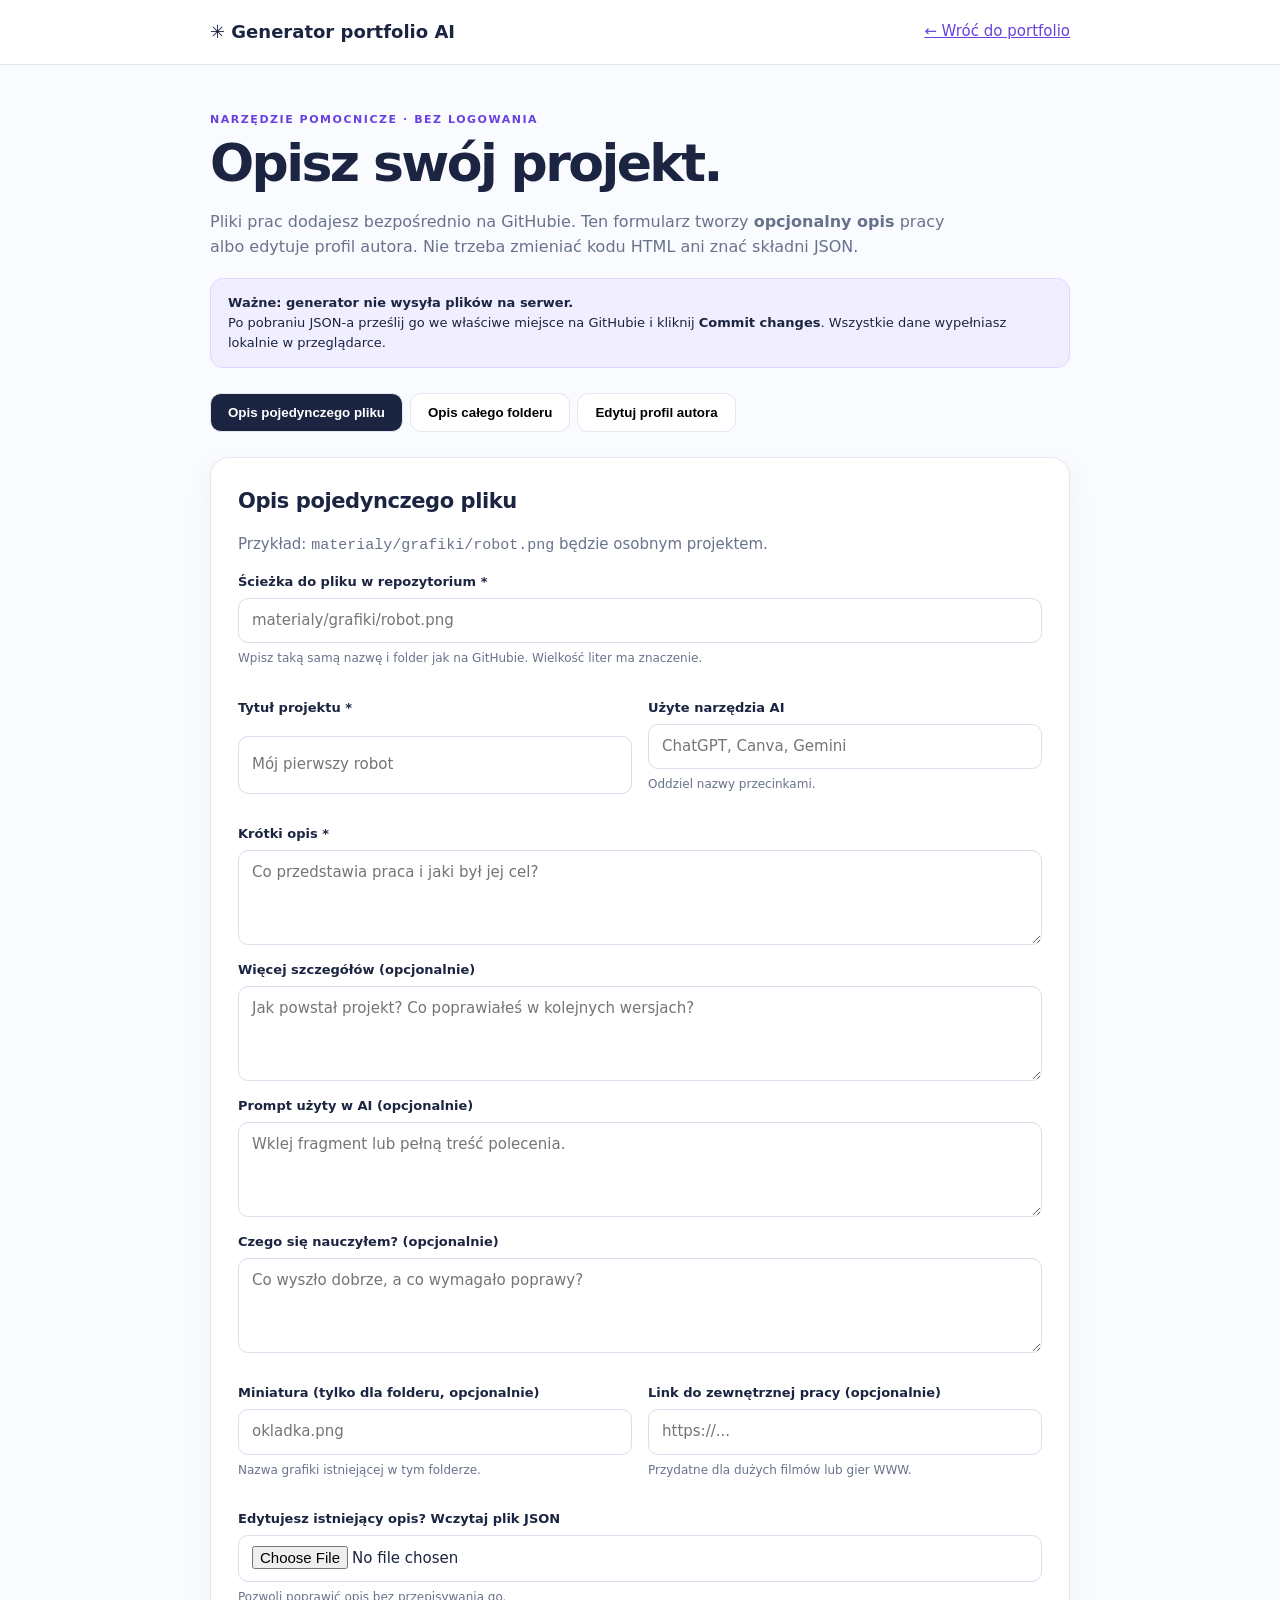
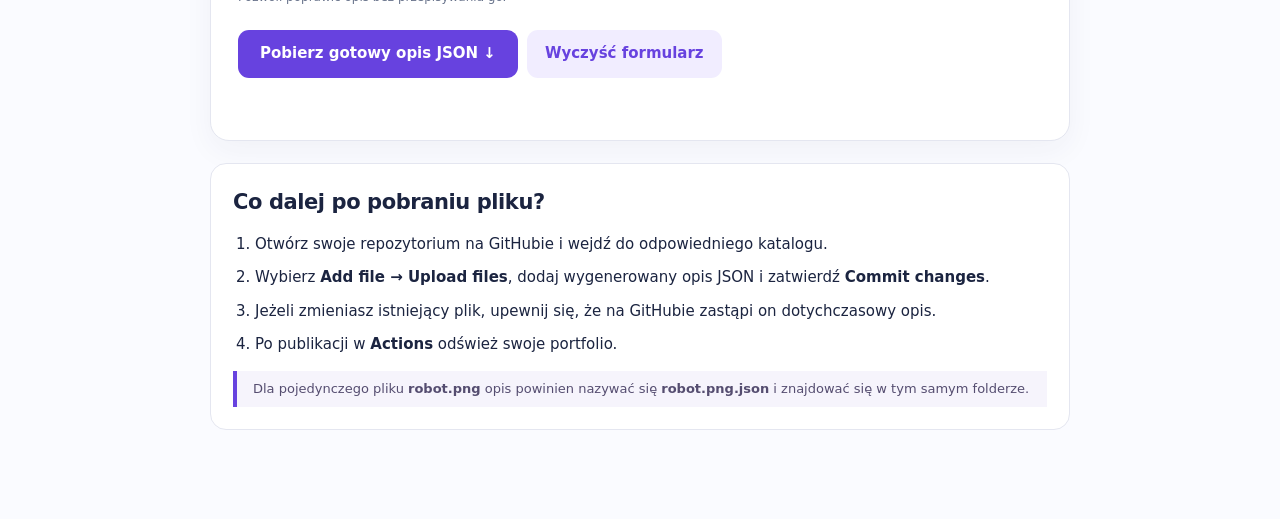
<file: generator/index.html>
<!doctype html>
<html lang="pl"><head><meta charset="utf-8"><meta name="viewport" content="width=device-width, initial-scale=1"><title>Generator wpisów — Moje portfolio AI</title>
<style>
:root{--bg:#fafbff;--ink:#1b2440;--muted:#68738b;--purple:#6742df;--line:#e4e6f0;--pale:#f1edff}*{box-sizing:border-box}body{font:15px/1.55 system-ui,-apple-system,'Segoe UI',sans-serif;background:var(--bg);color:var(--ink);margin:0}a{color:var(--purple)}.wrap{width:min(860px,calc(100% - 30px));margin:auto}.top{background:white;border-bottom:1px solid var(--line);padding:18px 0}.top .wrap{display:flex;justify-content:space-between;gap:10px;align-items:center;flex-wrap:wrap}.brand{font-weight:780;font-size:18px}main{padding:42px 0 90px}h1{font-size:clamp(33px,5vw,52px);letter-spacing:-.05em;margin:4px 0 7px;line-height:1.15}h2{font-size:21px;margin:0 0 14px;letter-spacing:-.02em}.eyebrow{font-size:11px;letter-spacing:.14em;color:var(--purple);text-transform:uppercase;font-weight:750}.muted{color:var(--muted)}.intro{font-size:16px;color:var(--muted);max-width:740px}.tabs{display:flex;flex-wrap:wrap;gap:7px;margin:25px 0}.tabs button{padding:11px 17px;border:1px solid var(--line);border-radius:11px;background:white;font-weight:650;cursor:pointer}.tabs button[aria-pressed=true]{background:var(--ink);color:white}.panel{background:white;border:1px solid var(--line);border-radius:19px;padding:27px;box-shadow:0 10px 30px #2b23530c}.grid{display:grid;grid-template-columns:repeat(2,minmax(0,1fr));gap:16px}.field{display:grid;gap:6px;margin:15px 0}.field label{font-size:13px;font-weight:730}.field small{font-size:12px;color:var(--muted)}input,textarea,select{width:100%;font:inherit;border:1px solid #d9deec;border-radius:10px;background:#fff;color:var(--ink);padding:10px 13px;outline:none}input:focus,textarea:focus,select:focus{border-color:var(--purple);box-shadow:0 0 0 3px #6742df15}textarea{min-height:95px;resize:vertical}.buttons{display:flex;gap:9px;flex-wrap:wrap;margin-top:24px}button.primary{background:var(--purple);color:white;border:0;border-radius:11px;padding:12px 22px;font:inherit;font-weight:750;cursor:pointer}button.ghost{background:var(--pale);color:var(--purple);border:0;border-radius:11px;padding:12px 18px;font:inherit;font-weight:750;cursor:pointer}.notice{background:#f1efff;border:1px solid #ded6ff;border-radius:13px;padding:14px 17px;margin:18px 0;font-size:13px}.notice strong{display:block}.status{min-height:20px;font-weight:650;margin-top:15px;font-size:13px}.error{color:#a53534}.success{color:#246c50}.steps{background:white;border:1px solid var(--line);border-radius:16px;padding:22px;margin-top:22px}.steps ol{padding-left:22px}.steps li{margin-bottom:10px}.file-ref{font:13px/1.5 ui-monospace,Consolas,monospace;word-break:break-all;padding:8px 12px;background:#f2f0f9;border-radius:7px}.hidden{display:none!important}.step-target{color:var(--purple);font-weight:700}.help{border-left:4px solid var(--purple);padding:8px 16px;background:#f6f4fc;margin-top:10px;color:#554d70;font-size:13px}.toggle-row{display:flex;gap:12px;align-items:center}.toggle-row input{width:auto}@media(max-width:640px){.grid{grid-template-columns:1fr}.panel{padding:18px}main{padding-top:25px}.tabs button{flex:1;font-size:12px;padding:10px}}
</style>
</head><body>
<header class="top"><div class="wrap"><div class="brand">✳ Generator portfolio AI</div><a href="../">← Wróć do portfolio</a></div></header>
<main class="wrap"><span class="eyebrow">Narzędzie pomocnicze · Bez logowania</span><h1>Opisz swój projekt.</h1><p class="intro">Pliki prac dodajesz bezpośrednio na GitHubie. Ten formularz tworzy <b>opcjonalny opis</b> pracy albo edytuje profil autora. Nie trzeba zmieniać kodu HTML ani znać składni JSON.</p>
<div class="notice"><strong>Ważne: generator nie wysyła plików na serwer.</strong> Po pobraniu JSON-a prześlij go we właściwe miejsce na GitHubie i kliknij <b>Commit changes</b>. Wszystkie dane wypełniasz lokalnie w przeglądarce.</div>
<div class="tabs" role="group" aria-label="Rodzaj formularza"><button id="tab-single" aria-pressed="true" type="button">Opis pojedynczego pliku</button><button id="tab-group" aria-pressed="false" type="button">Opis całego folderu</button><button id="tab-profile" aria-pressed="false" type="button">Edytuj profil autora</button></div>
<section class="panel" id="project-panel"><h2 id="project-heading">Opis pojedynczego pliku</h2><p class="muted" id="project-hint">Przykład: <code>materialy/grafiki/robot.png</code> będzie osobnym projektem.</p>
<div class="field"><label for="filepath" id="filepath-label">Ścieżka do pliku w repozytorium *</label><input id="filepath" placeholder="materialy/grafiki/robot.png" spellcheck="false" required><small id="filepath-help">Wpisz taką samą nazwę i folder jak na GitHubie. Wielkość liter ma znaczenie.</small></div>
<div class="grid"><div class="field"><label for="title">Tytuł projektu *</label><input id="title" placeholder="Mój pierwszy robot"></div><div class="field"><label for="tools">Użyte narzędzia AI</label><input id="tools" placeholder="ChatGPT, Canva, Gemini"><small>Oddziel nazwy przecinkami.</small></div></div>
<div class="field"><label for="description">Krótki opis *</label><textarea id="description" placeholder="Co przedstawia praca i jaki był jej cel?"></textarea></div>
<div class="field"><label for="details">Więcej szczegółów (opcjonalnie)</label><textarea id="details" placeholder="Jak powstał projekt? Co poprawiałeś w kolejnych wersjach?"></textarea></div>
<div class="field"><label for="prompt">Prompt użyty w AI (opcjonalnie)</label><textarea id="prompt" placeholder="Wklej fragment lub pełną treść polecenia."></textarea></div>
<div class="field"><label for="reflection">Czego się nauczyłem? (opcjonalnie)</label><textarea id="reflection" placeholder="Co wyszło dobrze, a co wymagało poprawy?"></textarea></div>
<div class="grid"><div class="field"><label for="thumbnail">Miniatura (tylko dla folderu, opcjonalnie)</label><input id="thumbnail" placeholder="okladka.png"><small>Nazwa grafiki istniejącej w tym folderze.</small></div><div class="field"><label for="link">Link do zewnętrznej pracy (opcjonalnie)</label><input id="link" type="url" placeholder="https://..." ><small>Przydatne dla dużych filmów lub gier WWW.</small></div></div>
<div class="field"><label for="import-project">Edytujesz istniejący opis? Wczytaj plik JSON</label><input id="import-project" type="file" accept=".json,application/json"><small>Pozwoli poprawić opis bez przepisywania go.</small></div>
<div class="buttons"><button id="download-project" type="button" class="primary">Pobierz gotowy opis JSON ↓</button><button id="clear-project" type="button" class="ghost">Wyczyść formularz</button></div>
<div id="project-status" class="status" role="status" aria-live="polite"></div>
</section>
<section class="panel hidden" id="profile-panel"><h2>Edytuj profil autora</h2><p class="muted">Po zapisaniu pobierzesz nowy <code>profil.json</code>. Wgraj go do głównego katalogu repozytorium, zastępując poprzedni.</p>
<div class="field"><label for="import-profile">Wczytaj istniejący profil (opcjonalnie)</label><input type="file" accept=".json,application/json" id="import-profile"></div>
<div class="grid"><div class="field"><label for="profile-name">Imię, nazwisko lub pseudonim *</label><input id="profile-name" placeholder="Jan Kowalski"></div><div class="field"><label for="profile-course">Kierunek kształcenia</label><input id="profile-course" placeholder="Technik informatyk"></div></div>
<div class="field"><label for="profile-short">Powitanie na górze strony</label><textarea id="profile-short" placeholder="Tworzę, testuję i rozwijam swoje projekty..." ></textarea></div>
<div class="field"><label for="profile-bio">O mnie</label><textarea id="profile-bio" placeholder="Moje zainteresowania, szkoła, pasje..." ></textarea></div>
<div class="field"><label for="profile-picture">Ścieżka do zdjęcia autora (opcjonalnie)</label><input id="profile-picture" placeholder="assets/moje-zdjecie.jpg"><small>Najpierw prześlij zdjęcie na GitHuba, następnie wpisz jego ścieżkę.</small></div>
<div class="grid"><div class="field"><label for="profile-interests">Zainteresowania</label><textarea id="profile-interests" placeholder="Informatyka&#10;Druk 3D&#10;Fotografia"></textarea><small>Jedna pozycja w każdym wierszu.</small></div><div class="field"><label for="profile-skills">Umiejętności zdobywane na kursie</label><textarea id="profile-skills" placeholder="Prompty&#10;Tworzenie grafik&#10;Generowanie animacji"></textarea><small>Jedna pozycja w każdym wierszu.</small></div></div>
<div class="field"><label for="profile-skills-intro">Wstęp do sekcji umiejętności</label><textarea id="profile-skills-intro"></textarea></div>
<div class="grid"><div class="field"><label for="profile-github">Publiczny adres GitHub (opcjonalnie)</label><input id="profile-github" placeholder="https://github.com/moj-login"></div><div class="field"><label for="profile-email">E-mail (opcjonalnie, będzie publiczny)</label><input id="profile-email" type="email" placeholder=""></div></div>
<div class="buttons"><button id="download-profile" type="button" class="primary">Pobierz profil.json ↓</button></div><div class="status" id="profile-status" role="status" aria-live="polite"></div></section>
<section class="steps"><h2>Co dalej po pobraniu pliku?</h2><ol><li>Otwórz swoje repozytorium na GitHubie i wejdź do odpowiedniego katalogu.</li><li>Wybierz <b>Add file → Upload files</b>, dodaj wygenerowany opis JSON i zatwierdź <b>Commit changes</b>.</li><li>Jeżeli zmieniasz istniejący plik, upewnij się, że na GitHubie zastąpi on dotychczasowy opis.</li><li>Po publikacji w <b>Actions</b> odśwież swoje portfolio.</li></ol><div class="help" id="target-info">Dla pojedynczego pliku <b>robot.png</b> opis powinien nazywać się <b>robot.png.json</b> i znajdować się w tym samym folderze.</div></section>
</main>
<script>
const $=id=>document.getElementById(id);
let mode='single';
function switchMode(next){mode=next;['single','group','profile'].forEach(n=>$('tab-'+n).setAttribute('aria-pressed',String(n===next)));$('project-panel').classList.toggle('hidden',next==='profile');$('profile-panel').classList.toggle('hidden',next!=='profile');$('project-heading').textContent=next==='group'?'Opis całego folderu':'Opis pojedynczego pliku';$('project-hint').innerHTML=next==='group'?'Przykład: folder <code>materialy/komiksy/moj-komiks/</code> to jedna praca z wieloma załącznikami.':'Przykład: <code>materialy/grafiki/robot.png</code> to samodzielny projekt.';$('filepath-label').textContent=next==='group'?'Ścieżka do folderu projektu w repozytorium *':'Ścieżka do pliku w repozytorium *';$('filepath').placeholder=next==='group'?'materialy/komiksy/moj-komiks':'materialy/grafiki/robot.png';$('target-info').textContent=next==='profile'?'Prześlij plik profil.json do głównego katalogu repozytorium.':next==='group'?'Dla folderu opis zawsze nazywa się projekt.json i trafia do folderu projektu.':'Dla pojedynczego pliku opis ma nazwę plik.ext.json i trafia do folderu z plikiem.';}
['single','group','profile'].forEach(x=>$('tab-'+x).addEventListener('click',()=>switchMode(x)));
function state(text,isError=false,which='project'){const p=$(which+'-status');p.textContent=text;p.className='status '+(isError?'error':'success');}
function downloadJson(name,obj){const blob=new Blob([JSON.stringify(obj,null,2)+'\n'],{type:'application/json;charset=utf-8'});const link=document.createElement('a');link.href=URL.createObjectURL(blob);link.download=name;document.body.append(link);link.click();link.remove();setTimeout(()=>URL.revokeObjectURL(link.href),1000);}
function normalizedPath(raw,folder){let value=raw.replaceAll('\\','/').replace(/^\/+|\/+$/g,'').trim();if(!value.startsWith('materialy/')||value.includes('..')||value.includes('//'))throw Error('Ścieżka musi zaczynać się od materialy/ i nie może zawierać .. ani pustych folderów.');const parts=value.split('/');if(parts.length<(folder?3:3))throw Error('Podaj pełną ścieżkę do '+(folder?'folderu projektu.':'pliku wraz z rozszerzeniem.'));const categories=['grafiki','teksty','dzwiek','filmy','komiksy','strony-www','gry','techniczne-3d','analizy-prezentacje'];if(!categories.includes(parts[1]))throw Error('Drugi fragment ścieżki musi być nazwą jednej z 9 kategorii.');if(!folder&&!/\.[a-z0-9]{2,8}$/i.test(parts.at(-1)))throw Error('Nazwa pliku musi zawierać rozszerzenie, np. .png, .pdf, .mp3.');if(folder&&parts.length!==3)throw Error('Folder projektu powinien być bezpośrednio w katalogu kategorii, np. materialy/komiksy/moja-praca.');if(!folder&&parts.length!==3)throw Error('Pojedynczy plik musi leżeć bezpośrednio w katalogu kategorii.');return value;}
$('download-project').addEventListener('click',()=>{try{const path=normalizedPath($('filepath').value,mode==='group');const title=$('title').value.trim();const description=$('description').value.trim();if(!title||!description)throw Error('Uzupełnij tytuł projektu i krótki opis.');const link=$('link').value.trim();if(link&&!/^https?:\/\//i.test(link))throw Error('Link zewnętrzny musi zaczynać się od https:// lub http://');const data={tytul:title,opis:description,narzedzia:$('tools').value.split(',').map(s=>s.trim()).filter(Boolean),szczegoly:$('details').value.trim(),prompt:$('prompt').value.trim(),refleksja:$('reflection').value.trim(),data:new Date().toISOString().slice(0,10)};if(mode==='group'&&$('thumbnail').value.trim())data.miniatura=$('thumbnail').value.trim();if(link)data.link=link;const filename=mode==='group'?'projekt.json':path.split('/').at(-1)+'.json';downloadJson(filename,data);state('Gotowe! Wgraj '+filename+' do folderu '+(mode==='group'?path:path.slice(0,path.lastIndexOf('/')))+' na GitHubie.');}catch(e){state(e.message,true);}});
$('clear-project').addEventListener('click',()=>{document.querySelectorAll('#project-panel input:not([type=file]),#project-panel textarea').forEach(el=>el.value='');$('import-project').value='';state('Formularz wyczyszczono.');});
function profileFields(p){const mapping={'profile-name':'imie','profile-course':'kierunek','profile-short':'powitanie','profile-bio':'opis','profile-picture':'zdjecie','profile-skills-intro':'opis_umiejetnosci','profile-github':'github','profile-email':'email'};Object.entries(mapping).forEach(([id,key])=>$(id).value=p[key]||'');$('profile-interests').value=(p.zainteresowania||[]).join('\n');$('profile-skills').value=(p.umiejetnosci||[]).join('\n');}
async function readJson(input,onData){const file=input.files?.[0];if(!file)return;try{const data=JSON.parse(await file.text());if(!data||Array.isArray(data)||typeof data!=='object')throw Error('Zawartość pliku nie jest obiektem JSON.');onData(data);}catch(e){alert('Nie udało się wczytać pliku: '+e.message);}}
$('import-profile').addEventListener('change',e=>readJson(e.target,p=>{profileFields(p);state('Wczytano profil, możesz go edytować. ',false,'profile');}));
$('import-project').addEventListener('change',e=>readJson(e.target,p=>{$('title').value=p.tytul||'';$('description').value=p.opis||'';$('tools').value=(p.narzedzia||[]).join(', ');$('details').value=p.szczegoly||'';$('prompt').value=p.prompt||'';$('reflection').value=p.refleksja||'';$('thumbnail').value=p.miniatura||'';$('link').value=p.link||'';state('Wczytano opis. Sprawdź ścieżkę do oryginalnego pliku lub folderu.');}));
$('download-profile').addEventListener('click',()=>{const name=$('profile-name').value.trim();if(!name){state('Podaj imię lub pseudonim.',true,'profile');return;}const data={imie:name,kierunek:$('profile-course').value.trim(),powitanie:$('profile-short').value.trim(),opis:$('profile-bio').value.trim(),zdjecie:$('profile-picture').value.trim(),zainteresowania:$('profile-interests').value.split('\n').map(s=>s.trim()).filter(Boolean),umiejetnosci:$('profile-skills').value.split('\n').map(s=>s.trim()).filter(Boolean),opis_umiejetnosci:$('profile-skills-intro').value.trim(),github:$('profile-github').value.trim(),email:$('profile-email').value.trim()};downloadJson('profil.json',data);state('Pobrano profil.json — zastąp nim plik w głównym katalogu GitHuba.',false,'profile');});
fetch('../profil.json').then(r=>r.ok?r.json():null).then(p=>{if(p)profileFields(p);}).catch(()=>{});
</script></body></html>
</file>
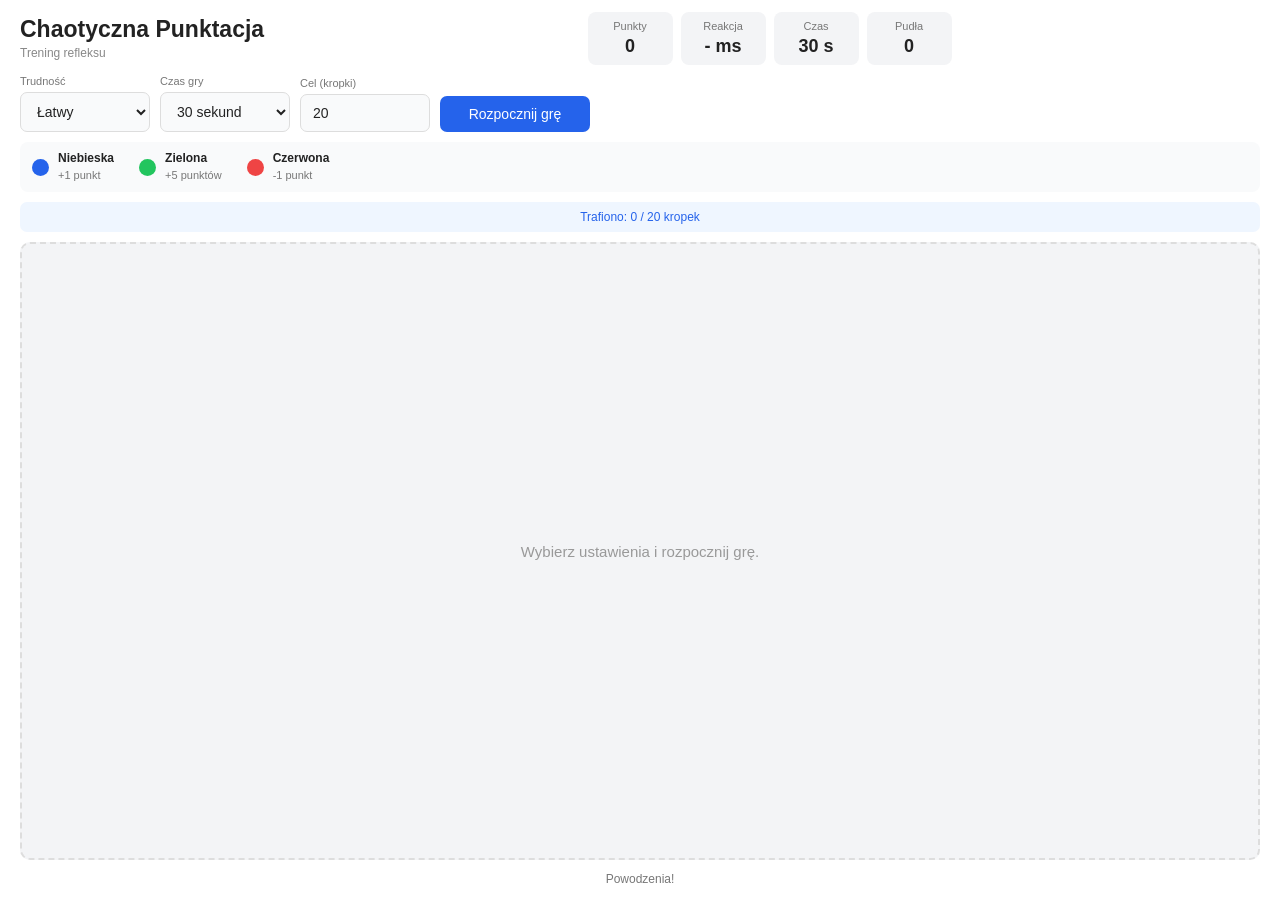
<file: materialy/gry/Reflex-Dot/index.html>
<!DOCTYPE html>
<html lang="pl">
<head>
    <meta charset="UTF-8">
    <meta name="viewport" content="width=device-width, initial-scale=1.0">
    <title>Reflex Dot</title>
    <link rel="stylesheet" href="style.css">
</head>

<body>

<div class="container" id="gameContainer">

    <!-- HEADER -->
    <header class="header">

        <div class="brand">
            <h1>Chaotyczna Punktacja</h1>
            <span>Trening refleksu</span>
        </div>

        <div class="stats">
            <div class="stat">
                <span>Punkty</span>
                <strong id="score">0</strong>
            </div>

            <div class="stat">
                <span>Reakcja</span>
                <strong id="averageReaction">- ms</strong>
            </div>

            <div class="stat">
                <span>Czas</span>
                <strong id="time">30 s</strong>
            </div>

            <div class="stat">
                <span>Pudła</span>
                <strong id="misses">0</strong>
            </div>
        </div>

        <button id="cancelBtn" class="cancel-btn">
            ✕ Anuluj
        </button>

    </header>

    <!-- USTAWIENIA -->
    <section class="controls">

        <div class="setting">
            <label for="difficulty">Trudność</label>
            <select id="difficulty">
                <option value="easy">Łatwy</option>
                <option value="medium">Średni</option>
                <option value="hard">Trudny</option>
            </select>
        </div>

        <div class="setting">
            <label for="duration">Czas gry</label>
            <select id="duration">
                <option value="15">15 sekund</option>
                <option value="30" selected>30 sekund</option>
                <option value="60">60 sekund</option>
                <option value="90">90 sekund</option>
                <option value="120">120 sekund</option>
            </select>
        </div>

        <div class="setting">
            <label for="target">Cel (kropki)</label>
            <input
                type="number"
                id="target"
                value="20"
                min="1"
                max="200"
            >
        </div>

        <button id="startBtn">Rozpocznij grę</button>

    </section>

    <!-- LEGENDA -->
    <section class="legend">

        <div class="legend-item">
            <span class="legend-dot blue"></span>
            <div>
                <strong>Niebieska</strong>
                <small>+1 punkt</small>
            </div>
        </div>

        <div class="legend-item">
            <span class="legend-dot green"></span>
            <div>
                <strong>Zielona</strong>
                <small>+5 punktów</small>
            </div>
        </div>

        <div class="legend-item">
            <span class="legend-dot red"></span>
            <div>
                <strong>Czerwona</strong>
                <small>-1 punkt</small>
            </div>
        </div>

    </section>

    <!-- INFORMACJA O CELU -->
    <div class="goal-info" id="goalInfo">
        Traf 20 niebieskich kropek, aby otrzymać bonus!
    </div>

    <!-- OBSZAR GRY -->
    <main id="gameArea">

        <div id="blueDot" class="dot blue-dot"></div>
        <div id="specialDot" class="dot"></div>

        <div id="startMessage" class="start-message">
            Wybierz ustawienia i rozpocznij grę.
        </div>

    </main>

    <!-- KOMUNIKATY -->
    <div class="footer">
        <p class="message" id="message">
            Powodzenia!
        </p>

        <div class="results" id="results"></div>
    </div>

</div>

<script src="script.js"></script>
</body>
</html>
</file>
<file: materialy/gry/Reflex-Dot/style.css>
* {
    margin: 0;
    padding: 0;
    box-sizing: border-box;
}

html, body {
    width: 100%;
    height: 100%;
    overflow: hidden;
}

body {
    font-family: Arial, sans-serif;
    background: #f3f4f6;
    color: #222;
}

.container {
    width: 100%;
    height: 100vh;
    height: 100dvh;
    display: flex;
    flex-direction: column;
    padding: 12px 20px;
    gap: 10px;
    background: white;
}

/* HEADER */

.header {
    display: flex;
    align-items: center;
    justify-content: space-between;
    gap: 15px;
    flex-shrink: 0;
}

.brand {
    min-width: 130px;
}

.brand h1 {
    font-size: 23px;
}

.brand span {
    color: #888;
    font-size: 12px;
}

/* STATYSTYKI */

.stats {
    display: flex;
    gap: 8px;
    flex: 1;
    justify-content: center;
}

.stat {
    background: #f3f4f6;
    padding: 8px 15px;
    border-radius: 8px;
    text-align: center;
    min-width: 85px;
}

.stat span {
    display: block;
    color: #777;
    font-size: 11px;
    margin-bottom: 4px;
}

.stat strong {
    font-size: 18px;
}

/* PRZYCISKI */

button, select, input {
    font-family: inherit;
    font-size: 14px;
    border-radius: 7px;
    padding: 10px 12px;
}

button {
    background: #2563eb;
    color: white;
    border: none;
    cursor: pointer;
    transition: background 0.2s;
}

button:hover {
    background: #1d4ed8;
}

button:disabled {
    opacity: 0.6;
    cursor: not-allowed;
}

.cancel-btn {
    display: none;
    background: #dc2626;
    flex-shrink: 0;
}

.cancel-btn:hover {
    background: #b91c1c;
}

/* USTAWIENIA */

.controls {
    display: flex;
    align-items: end;
    gap: 10px;
    flex-shrink: 0;
}

.setting {
    display: flex;
    flex-direction: column;
    gap: 5px;
    min-width: 130px;
}

.setting label {
    font-size: 11px;
    color: #777;
}

select, input {
    background: #f9fafb;
    color: #222;
    border: 1px solid #ddd;
}

#startBtn {
    min-width: 150px;
}

/* LEGENDA */

.legend {
    display: flex;
    align-items: center;
    gap: 25px;
    padding: 9px 12px;
    background: #f9fafb;
    border-radius: 8px;
    flex-shrink: 0;
}

.legend-item {
    display: flex;
    align-items: center;
    gap: 9px;
}

.legend-item strong {
    display: block;
    font-size: 12px;
}

.legend-item small {
    color: #777;
    font-size: 11px;
}

.legend-dot {
    width: 17px;
    height: 17px;
    border-radius: 50%;
    flex-shrink: 0;
}

.blue {
    background: #2563eb;
}

.green {
    background: #22c55e;
}

.red {
    background: #ef4444;
}

/* INFORMACJA O CELU */

.goal-info {
    padding: 8px;
    text-align: center;
    font-size: 12px;
    background: #eff6ff;
    color: #2563eb;
    border-radius: 7px;
    flex-shrink: 0;
}

.goal-info.completed {
    background: #dcfce7;
    color: #15803d;
}

/* OBSZAR GRY */

#gameArea {
    flex: 1;
    min-height: 100px;
    width: 100%;
    background: #f3f4f6;
    border: 2px dashed #ddd;
    border-radius: 10px;
    position: relative;
    overflow: hidden;
}

.dot {
    position: absolute;
    border-radius: 50%;
    cursor: pointer;
    display: none;
    z-index: 2;
    transition: transform 0.1s;
}

.dot:hover {
    transform: scale(1.08);
}

.blue-dot {
    background: #2563eb;
}

.blue-dot:hover {
    background: #1d4ed8;
}

#specialDot.green-dot {
    background: #22c55e;
}

#specialDot.green-dot:hover {
    background: #16a34a;
}

#specialDot.red-dot {
    background: #ef4444;
}

#specialDot.red-dot:hover {
    background: #dc2626;
}

.start-message {
    position: absolute;
    inset: 0;
    display: flex;
    align-items: center;
    justify-content: center;
    color: #999;
    font-size: 15px;
    pointer-events: none;
}

/* STOPKA */

.footer {
    flex-shrink: 0;
    text-align: center;
    padding: 2px;
}

.message {
    font-size: 12px;
    color: #777;
}

.results {
    font-size: 13px;
    font-weight: bold;
    line-height: 1.6;
}

/* EKRANY MOBILNE */

@media(max-width: 700px) {

    .container {
        padding: 8px;
        gap: 7px;
    }

    .header {
        flex-wrap: wrap;
        gap: 7px;
    }

    .brand {
        min-width: auto;
    }

    .brand h1 {
        font-size: 18px;
    }

    .stats {
        order: 3;
        width: 100%;
        flex-basis: 100%;
    }

    .stat {
        flex: 1;
        min-width: 0;
        padding: 7px 3px;
    }

    .stat strong {
        font-size: 14px;
    }

    .stat span {
        font-size: 10px;
    }

    .controls {
        display: grid;
        grid-template-columns: 1fr 1fr;
        gap: 7px;
    }

    .setting {
        min-width: 0;
    }

    #startBtn {
        min-width: 0;
        align-self: end;
    }

    .legend {
        justify-content: space-around;
        gap: 5px;
        padding: 7px 3px;
    }

    .legend-item {
        gap: 5px;
    }

    .legend-item strong {
        font-size: 10px;
    }

    .legend-item small {
        font-size: 9px;
    }

    .legend-dot {
        width: 13px;
        height: 13px;
    }

    .cancel-btn {
        padding: 8px 10px;
        font-size: 12px;
    }
}
</file>
